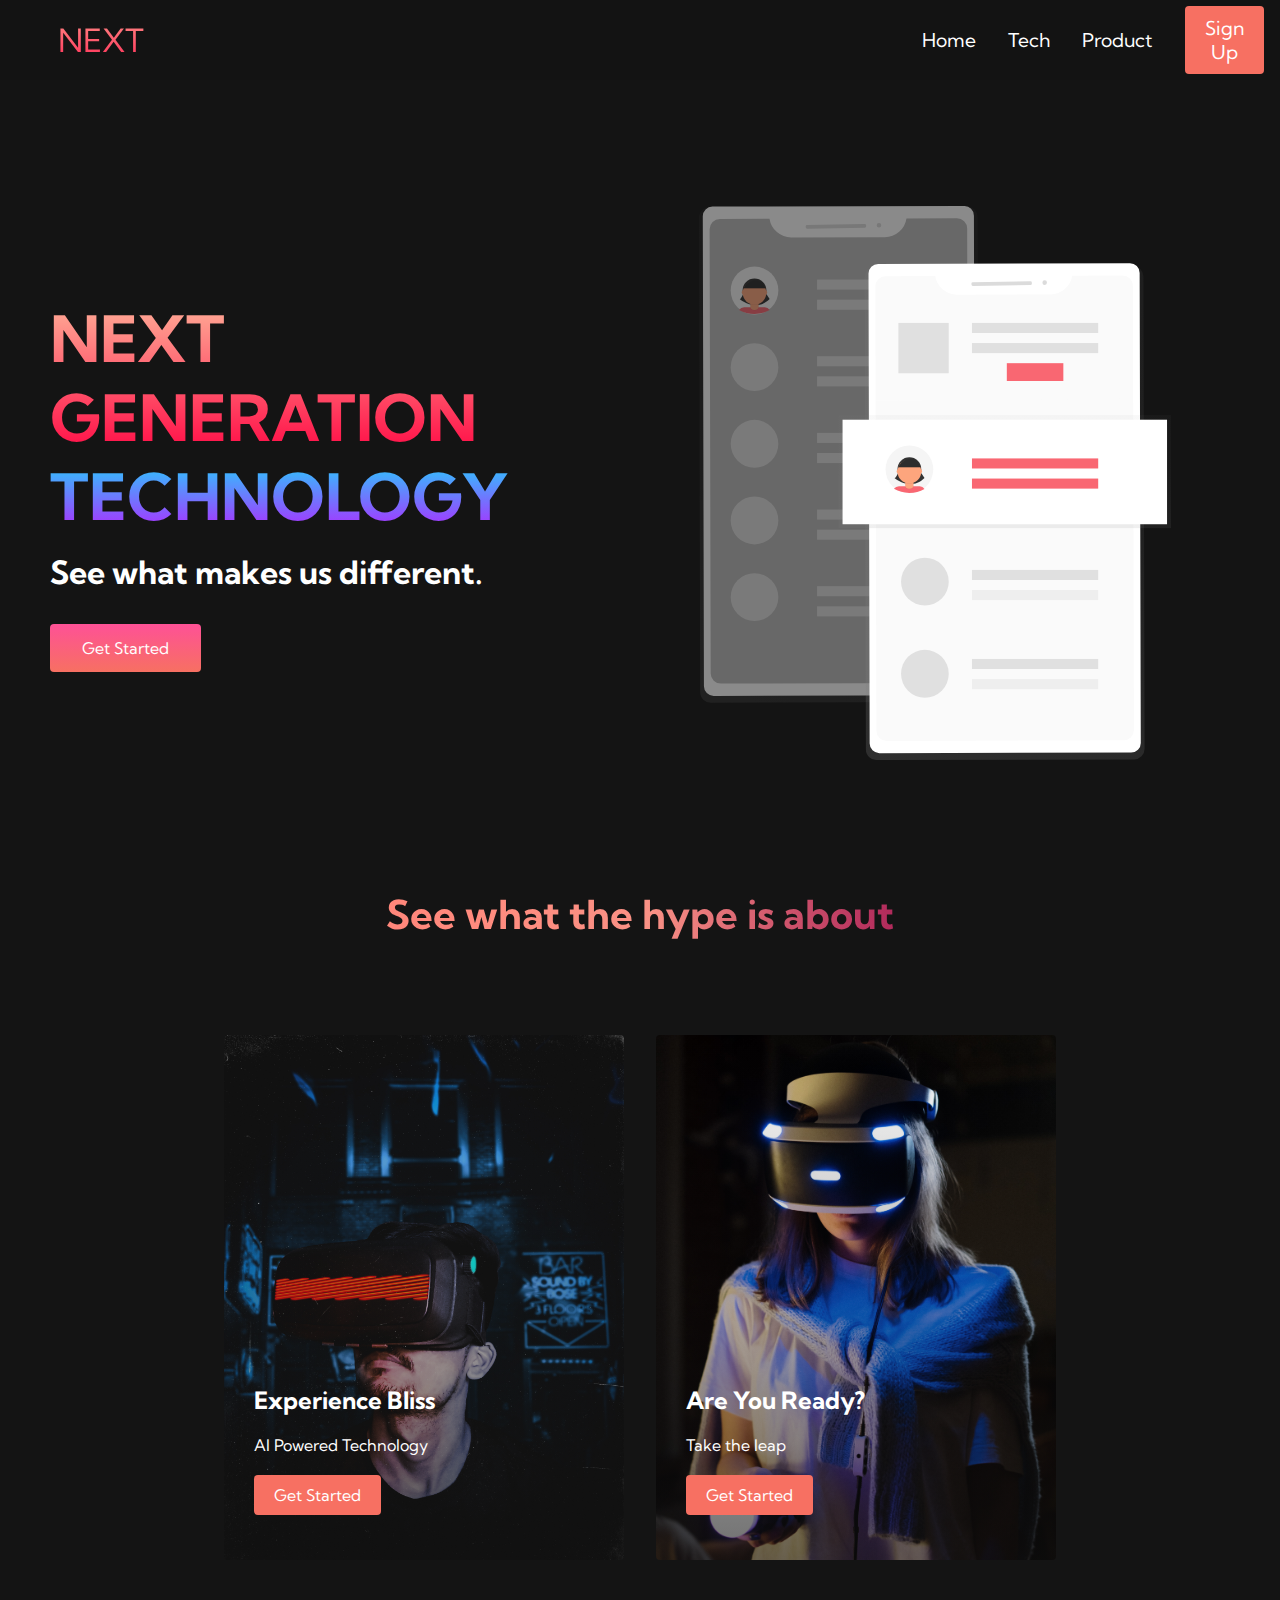
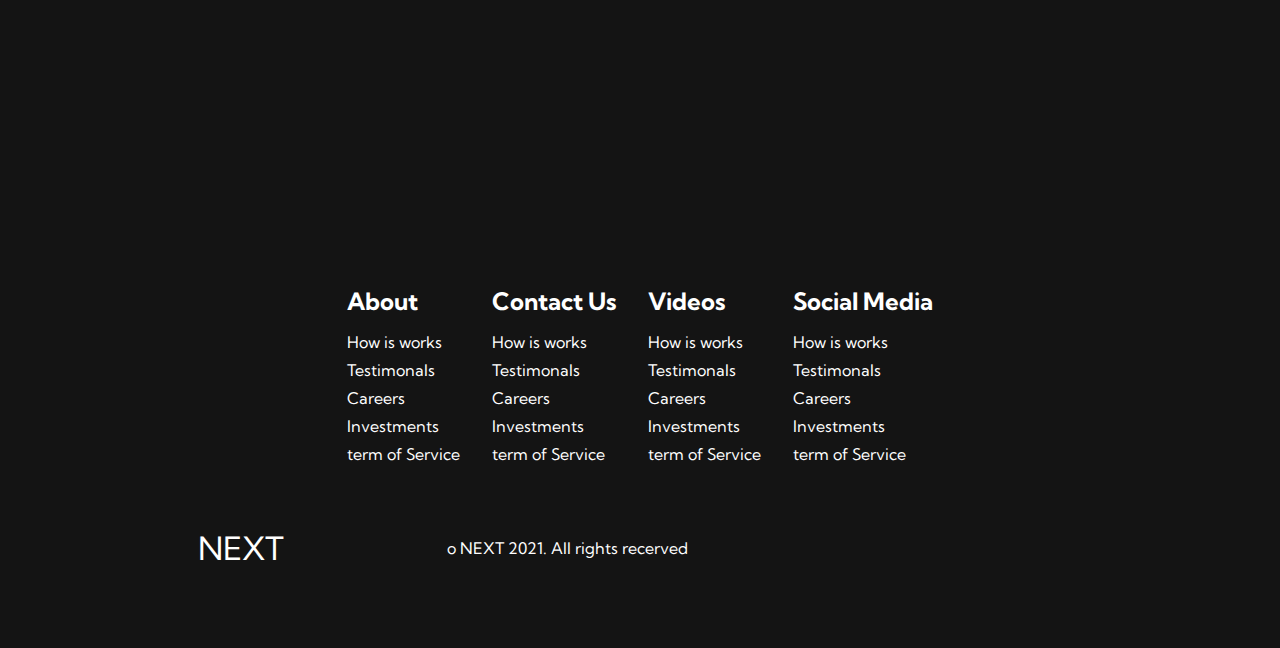
<file: index.html>
<!DOCTYPE html>
<html lang="en">
<head>
    <meta charset="UTF-8">
    <meta http-equiv="X-UA-Compatible" content="IE=edge">
    <link rel="stylesheet" href="style.css">
    <link rel="stylesheet" href="https://cdnjs.cloudflare.com/ajax/libs/font-awesome/5.15.3/css/all.min.css" integrity="sha512-iBBXm8fW90+nuLcSKlbmrPcLa0OT92xO1BIsZ+ywDWZCvqsWgccV3gFoRBv0z+8dLJgyAHIhR35VZc2oM/gI1w==" crossorigin="anonymous" referrerpolicy="no-referrer" />
    <link href="https://fonts.googleapis.com/css2?family=Kumbh+Sans&display=swap" rel="stylesheet">
    <meta name="viewport" content="width=device-width, initial-scale=1.0">
    <title>Hello</title>
</head>
<body>
        <nav class="navbar">
        <div class="navbar__container">
            <a href="/" id="navbar__logo"><i class="fas fa-gem"></i> NEXT</a>
            <div class="navbar__toggle" id="mobile-menu">
            <span class="bar"></span>
            <span class="bar"></span>
            <span class="bar"></span>
        </div>
        </div>
        <ul class="navbar__menu">
            <li class="navbar__item">
                <a href="/" class="navbar__link">Home</a>
            </li>
            <li class="navbar__item">
                <a href="tech.html" class="navbar__link">Tech</a>
            </li>
        </li>
        <li class="navbar__item">
            <a href="/" class="navbar__link">Product</a>
        </li>
        <li class="navbar__btn">
            <a href="/" class="button">Sign Up</a>
        </li>
        </ul>
    </nav>


    <!-- Hero Section-->
<div class="main">
    <div class="main__container">
        <div class="main__content">
            <h1>NEXT GENERATION</h1>
            <h2>TECHNOLOGY</h2>
            <p>See what makes us different.</p>
            <button class="main__btn"><a href="/">Get Started</a></button>
        </div>
        <div class="main__img--container">
            <img src="/images/pic1.svg" alt="pic" id="main__img">
        </div>
    </div>
</div>

       <!-- Services Section-->
       <div class="services">
        <h1>See what the hype is about</h1>
        <div class="services__container">
            <div class="services__card">
                <h2>Experience Bliss</h2>
                <p>AI Powered Technology</p>
                <button>Get Started</button>
            </div>
            <div class="services__card">
                <h2>Are You Ready?</h2>
                <p>Take the leap</p>
                <button>Get Started</button>
            </div>
        </div>
       </div>

       <!-- Footer Section-->
       <div class="footer__container">
           <div class="footer__links">
               <div class="footer__link--wrapper">
                   <div class="footer__link--items">
                       <h2>About</h2>
                       <a href="/">How is works</a>
                       <a href="/">Testimonals</a>
                       <a href="/">Careers</a>
                       <a href="/">Investments</a>
                       <a href="/">term of Service</a>
                   </div>
                   <div class="footer__link--items">
                    <h2>Contact Us</h2>
                    <a href="/">How is works</a>
                    <a href="/">Testimonals</a>
                    <a href="/">Careers</a>
                    <a href="/">Investments</a>
                    <a href="/">term of Service</a>
                </div>
               </div>
               <div class="footer__link--wrapper">
                <div class="footer__link--items">
                    <h2>Videos</h2>
                    <a href="/">How is works</a>
                    <a href="/">Testimonals</a>
                    <a href="/">Careers</a>
                    <a href="/">Investments</a>
                    <a href="/">term of Service</a>
                </div>
                <div class="footer__link--items">
                 <h2>Social Media</h2>
                 <a href="/">How is works</a>
                 <a href="/">Testimonals</a>
                 <a href="/">Careers</a>
                 <a href="/">Investments</a>
                 <a href="/">term of Service</a>
             </div>
            </div>
           </div>
           <div class="social__media">
               <div class="social__media--wrap">
                   <div class="footer__logo">
                       <a href="/" id="footer__logo"><i class="fas fa-gem"></i>NEXT</a>
                   </div>
                   <p class="website__rights">o NEXT 2021. All rights recerved</p>
                   <div class="social__icons">
                       <a href="/" class="social__icon--link" target="_black">
                    <i class="fab fa-facebook"></i>
                    </a>
                    <a href="/" class="social__icon--link" target="_black">
                        <i class="fab fa-instagram"></i>
                    </a>
                    <a href="/" class="social__icon--link" target="_black">
                        <i class="fab fa-twitter"></i>
                    </a>
                    <a href="/" class="social__icon--link" target="_black">
                        <i class="fab fa-linkedin"></i>
                    </a>
                    <a href="/" class="social__icon--link" target="_black">
                        <i class="fab fa-youtube"></i>
                        </a>
                   </div>
               </div>
           </div>
       </div>

    <script src="app.js"></script>
</body>
</html>
</file>
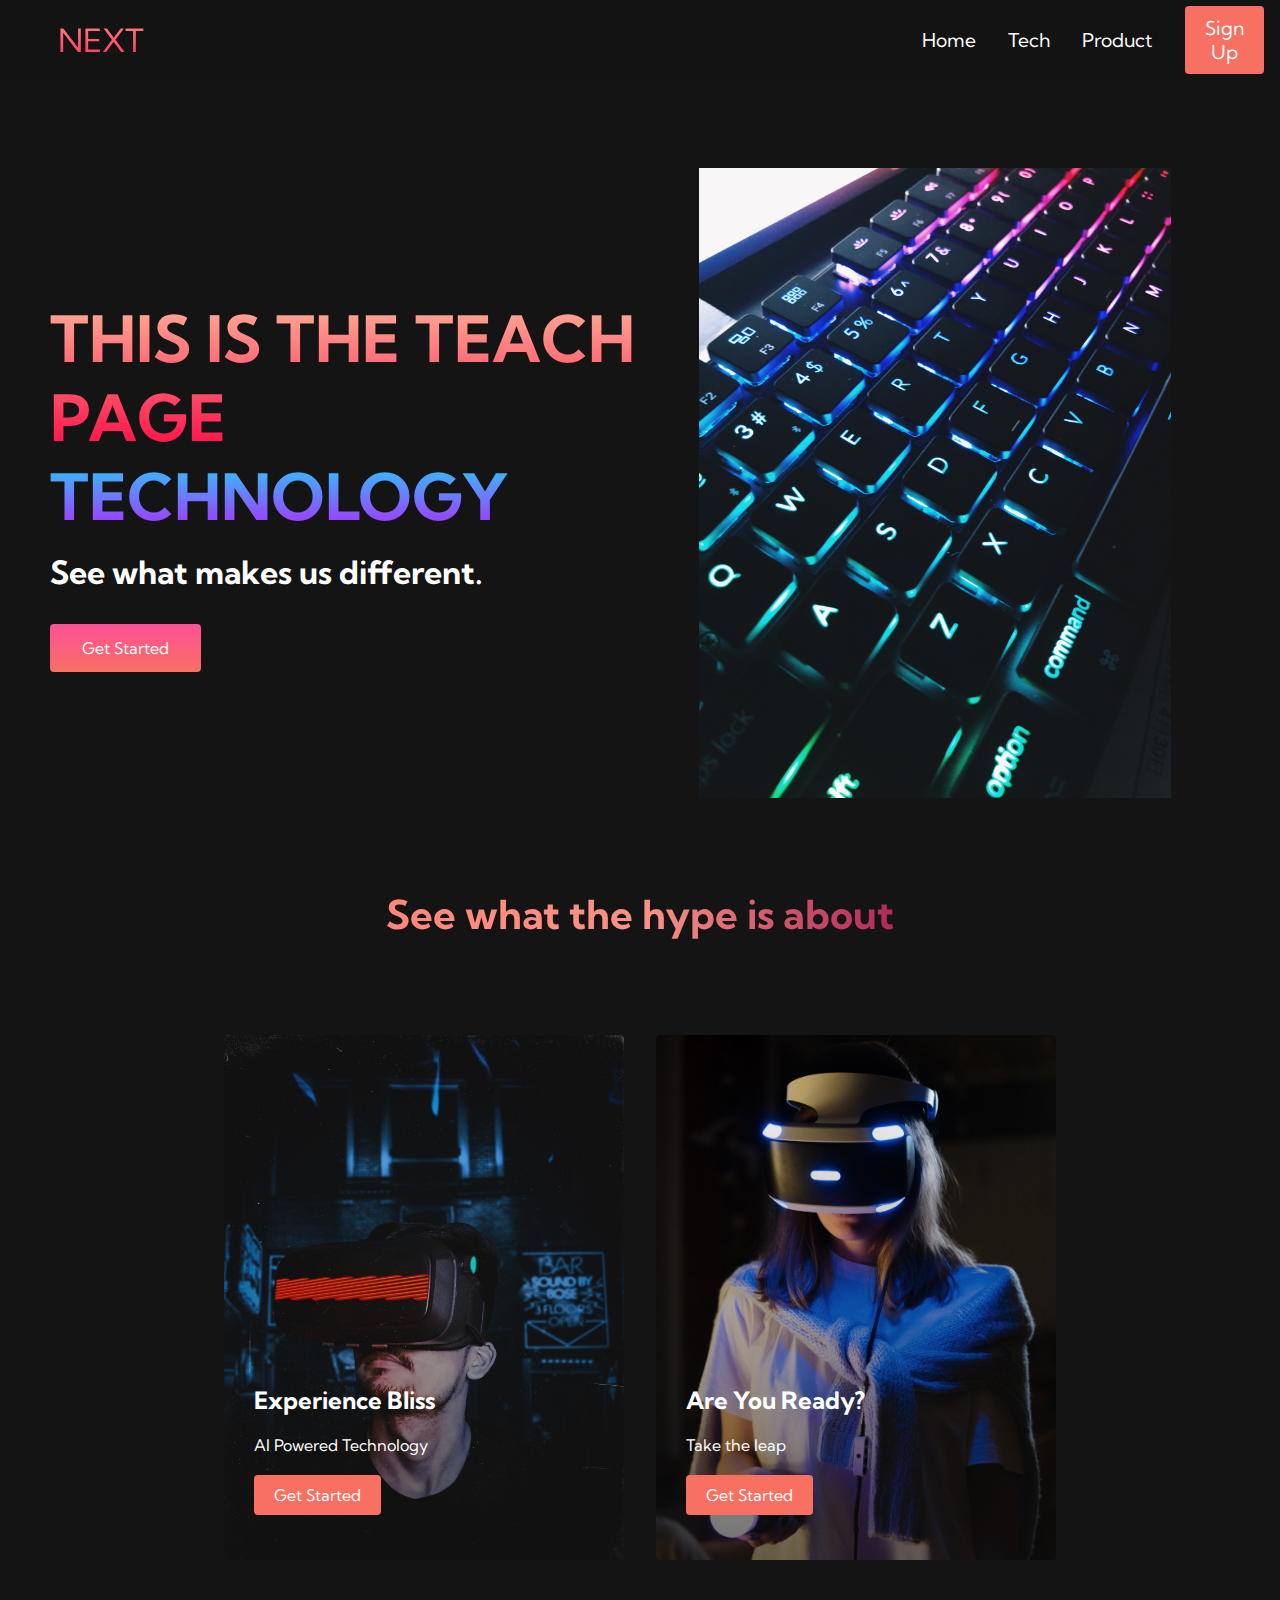
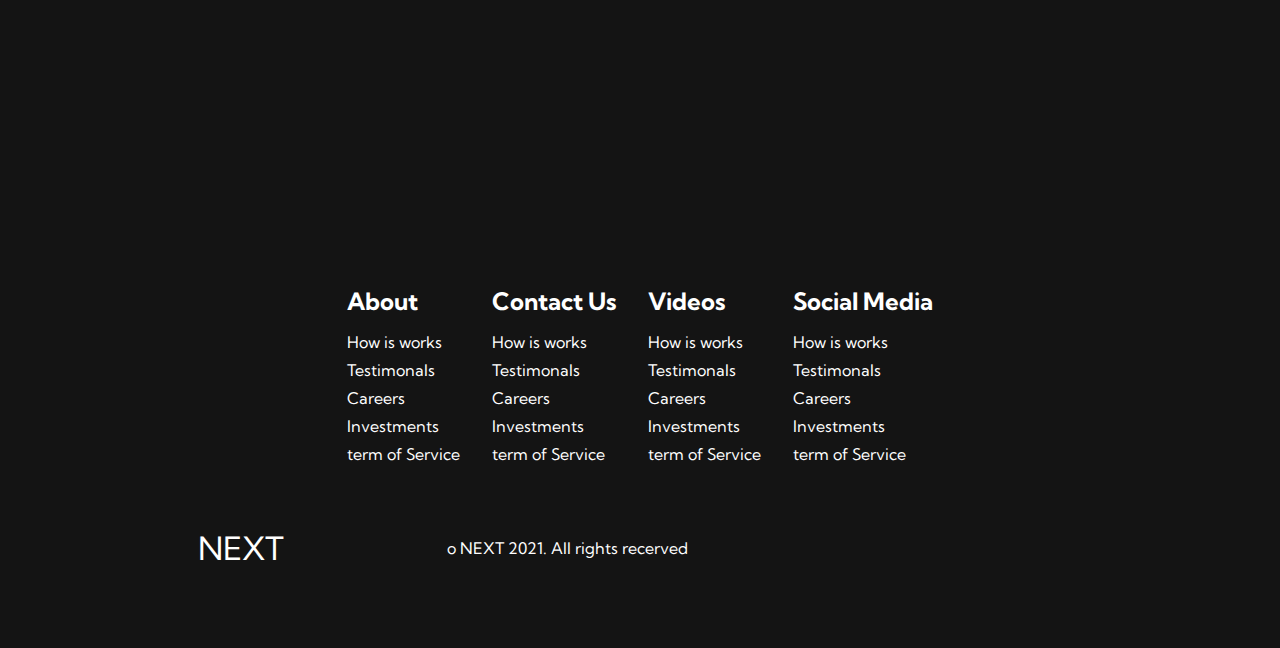
<file: tech.html>
<!DOCTYPE html>
<html lang="en">
<head>
    <meta charset="UTF-8">
    <meta http-equiv="X-UA-Compatible" content="IE=edge">
    <link rel="stylesheet" href="style.css">
    <link rel="stylesheet" href="https://cdnjs.cloudflare.com/ajax/libs/font-awesome/5.15.3/css/all.min.css" integrity="sha512-iBBXm8fW90+nuLcSKlbmrPcLa0OT92xO1BIsZ+ywDWZCvqsWgccV3gFoRBv0z+8dLJgyAHIhR35VZc2oM/gI1w==" crossorigin="anonymous" referrerpolicy="no-referrer" />
    <link href="https://fonts.googleapis.com/css2?family=Kumbh+Sans&display=swap" rel="stylesheet">
    <meta name="viewport" content="width=device-width, initial-scale=1.0">
    <title>Hello</title>
</head>
<body>
        <nav class="navbar">
        <div class="navbar__container">
            <a href="/" id="navbar__logo"><i class="fas fa-gem"></i> NEXT</a>
            <div class="navbar__toggle" id="mobile-menu">
            <span class="bar"></span>
            <span class="bar"></span>
            <span class="bar"></span>
        </div>
        </div>
        <ul class="navbar__menu">
            <li class="navbar__item">
                <a href="/" class="navbar__link">Home</a>
            </li>
            <li class="navbar__item">
                <a href="tech.html" class="navbar__link">Tech</a>
            </li>
        </li>
        <li class="navbar__item">
            <a href="/" class="navbar__link">Product</a>
        </li>
        <li class="navbar__btn">
            <a href="/" class="button">Sign Up</a>
        </li>
        </ul>
    </nav>


    <!-- Hero Section-->
<div class="main">
    <div class="main__container">
        <div class="main__content">
            <h1>THIS IS THE TEACH PAGE</h1>
            <h2>TECHNOLOGY</h2>
            <p>See what makes us different.</p>
            <button class="main__btn"><a href="/">Get Started</a></button>
        </div>
        <div class="main__img--container">
            <img src="/images/pic2.jpg" alt="pic" id="main__img">
        </div>
    </div>
</div>

       <!-- Services Section-->
       <div class="services">
        <h1>See what the hype is about</h1>
        <div class="services__container">
            <div class="services__card">
                <h2>Experience Bliss</h2>
                <p>AI Powered Technology</p>
                <button>Get Started</button>
            </div>
            <div class="services__card">
                <h2>Are You Ready?</h2>
                <p>Take the leap</p>
                <button>Get Started</button>
            </div>
        </div>
       </div>

       <!-- Footer Section-->
       <div class="footer__container">
           <div class="footer__links">
               <div class="footer__link--wrapper">
                   <div class="footer__link--items">
                       <h2>About</h2>
                       <a href="/">How is works</a>
                       <a href="/">Testimonals</a>
                       <a href="/">Careers</a>
                       <a href="/">Investments</a>
                       <a href="/">term of Service</a>
                   </div>
                   <div class="footer__link--items">
                    <h2>Contact Us</h2>
                    <a href="/">How is works</a>
                    <a href="/">Testimonals</a>
                    <a href="/">Careers</a>
                    <a href="/">Investments</a>
                    <a href="/">term of Service</a>
                </div>
               </div>
               <div class="footer__link--wrapper">
                <div class="footer__link--items">
                    <h2>Videos</h2>
                    <a href="/">How is works</a>
                    <a href="/">Testimonals</a>
                    <a href="/">Careers</a>
                    <a href="/">Investments</a>
                    <a href="/">term of Service</a>
                </div>
                <div class="footer__link--items">
                 <h2>Social Media</h2>
                 <a href="/">How is works</a>
                 <a href="/">Testimonals</a>
                 <a href="/">Careers</a>
                 <a href="/">Investments</a>
                 <a href="/">term of Service</a>
             </div>
            </div>
           </div>
           <div class="social__media">
               <div class="social__media--wrap">
                   <div class="footer__logo">
                       <a href="/" id="footer__logo"><i class="fas fa-gem"></i>NEXT</a>
                   </div>
                   <p class="website__rights">o NEXT 2021. All rights recerved</p>
                   <div class="social__icons">
                       <a href="/" class="social__icon--link" target="_black">
                    <i class="fab fa-facebook"></i>
                    </a>
                    <a href="/" class="social__icon--link" target="_black">
                        <i class="fab fa-instagram"></i>
                    </a>
                    <a href="/" class="social__icon--link" target="_black">
                        <i class="fab fa-twitter"></i>
                    </a>
                    <a href="/" class="social__icon--link" target="_black">
                        <i class="fab fa-linkedin"></i>
                    </a>
                    <a href="/" class="social__icon--link" target="_black">
                        <i class="fab fa-youtube"></i>
                        </a>
                   </div>
               </div>
           </div>
       </div>

    <script src="app.js"></script>
</body>
</html>
</file>
<file: style.css>
* {
    box-sizing: border-box;
    margin: 0;
    padding: 0;
    font-family: 'Kumbh Sans', sans-serif;
}
.navbar {
    background: #131313;
    height: 80px;
    display: flex;
    justify-content: center;
    align-items: center;
    font-size: 1.2rem;
    position: sticky;
    top: 0;
    z-index: 999;
}

.navbar__container{
    display: flex;
    justify-content: space-between ;
    height: 80px;
    z-index: 1;
    width: 100%;
    max-width: 1300px;
    margin: 0 auto;
    padding: 0 50px;
}

#navbar__logo{
    background-color: ff8177;
    background-image: linear-gradient(to top, #ff0844 0%, #ffb199 100%);
    background-size: 100%;
    -webkit-background-clip: text;
    -moz-background-clip: text;
    -webkit-text-fill-color: transparent;
    -moz-text-fill-color: transparent;
    display: flex;
    align-items: center;
    cursor: pointer;
    text-decoration: none;
    font-size: 2rem;
}

.fa-gem {
    margin-right: 0.5rem;
}

.navbar__menu{
    display: flex;
    align-items: center;
    list-style: none;
    text-align: center;
}

.navbar__item{
    height: 80px;
}

.navbar__link {
    color: #fff;
    display: flex;
    align-items: center;
    justify-content: center;
    text-decoration: none;
    padding: 0 1rem;
    height: 100%;
}

.navbar__btn{
    display:flex ;
    justify-content: center;
    align-items: center;
    padding:0 1rem;
    width: 100%;
}

.button {
    display: flex;
    justify-content: center;
    align-items: center;
    text-decoration: none;
    padding:  10px 20px;
    height: 100%;
    width: 100%;
    border: none;
    outline: none;
    border-radius: 4px;
    background: #F77062;
    color: #fff;
}
/* thay đổi màu sắc khi dưa chuọt vào button */
.button:hover{
    background: #4837ff;
    transition: all 0.3s ease;
}

.navbar__link:hover{
    color: #F77062;
    transition: all 0.3 ease;
}

@media screen and (max-width: 960px ) {
    .navbar__container{
        display: flex;
        justify-content: space-between;
        height: 80px;
        z-index: 1;
        width: 100%;
        max-width: 1300px;
        padding: 0;
    }

    .navbar__menu{
        display: grid;
        grid-template-columns: auto;
        margin: 0;
        width: 100%;
        position: absolute;
        top: -1000px;
        opacity: 0;
        transition: all 0.5s ease;
        height: 60vh;
        z-index: -1;
        background: #131313;
    }
    
    .navbar__menu.active {
        background: #131313;
        top: 100%;
        opacity: 1;
        transition: all 0.5s ease;
        z-index: 99;
        height: 50vh;
        font-size: 1.6rem;
    }

    #navbar__logo{
        padding-left: 25px;
    }

    .navbar__toggle .bar{
        width: 25px;
        height: 3px;
        margin: 5px;
        transition: all 0.3s ease-in-out;
        background: #fff;
    }

    .navbar__item{
        width: 100%;
    }

    .navbar__link{
        text-align: center;
        padding: 2rem;
        width: 100%;
        display: table  ;
    }

    #mobile-menu{
        position: absolute;
        top: 20%;
        right: 5%;
        transform: translate(5%,20%);
    }

    .navbar__btn{
        padding-bottom: 2rem;
    }

    .button{
        display: flex;
        justify-content: center;
        align-items: center;
        width: 80%;
        height: 80px;
        margin: 0;
    }

    .navbar__toggle .bar{
        display: block;
        cursor: pointer;
    }

    #mobile-menu.is-active .bar:nth-child(2){
    opacity: 0; 
    }

    #mobile-menu.is-active .bar:nth-child(1){
        transform: translate(8px) rotate(-45deg);
    }
}

    
/* Hero Section CSS */
.main{
    background-color:#141414 ;
}

.main__container {
    display: grid;
    grid-template-columns: 1fr 1fr;
    align-items: center;
    justify-self: center;
    margin: 0 auto;
    height: 90vh;
    background-color: #141414;
    z-index: 1;
    width: 100%;
    max-width: 1300px;
    padding: 0 50px;
}

.main__content h1{
    font-size: 4rem;
    background-color: #ff8177;
    background-image: linear-gradient(to top, #ff0844 0%, #ffb199 100%);
    background-size: 100%;
    -webkit-background-clip: text;
    -moz-background-clip: text;
    -webkit-text-fill-color: transparent;
    -moz-text-fill-color: transparent;
}

.main__content h2{
    font-size: 4rem;
    background-color: #ff8177;
    background-image: linear-gradient(to top, #b721ff 0%, #21d4fd 100%);
    background-size: 100%;
    -webkit-background-clip: text;
    -moz-background-clip: text;
    -webkit-text-fill-color: transparent;
    -moz-text-fill-color: transparent;
}

.main__content p {
    margin-top: 1rem;
    font-size: 2rem;
    font-weight: 700;
    color: #fff;
}

.main__btn {
    font-size: 1rem;
    background-image: linear-gradient(to top, #f77062 0%, #fe5196 100%);
    padding: 14px 32px;
    border: none;
    border-radius: 4px;
    color: #fff;
    margin-top: 2rem;
    cursor: pointer;
    position: relative;
    transition: all 0.35s;
    outline: none;
}

.main__btn a{
    position: relative;
    z-index: 2;
    color: #fff;
    text-decoration: none;
}

.main__btn:after{
    position: absolute;
    content: '';
    top:0;
    left: 0;
    width: 0;
    height: 100%;
    background:#4837ff;
    transition: all 0.35s;
    border-radius: 4px;
}

.main__btn:hover{
    color: #fff;
}

.main__btn:hover:after{
    width: 100%;
}

.main__img--container {
    text-align: center;
}

#main__img{
    height: 80%;
    width: 80%;
}

/* Mobile Responsive */
@media screen and (max-width: 768px) {
    .main__container{
        display: grid;
        grid-template-columns: auto;
        align-items: center;
        justify-self: center;
        width: 100%;
        margin: 0 auto;
        height: 90vh;
    }

    .main__content {
        text-align: center;
        margin-bottom: 4rem;
    }

    .main__content h1{
        font-size: 2.5rem;
        margin-top: 2rem;
    }

    .main__content h2{
        font-size: 3rem;
    }

    .main__content p{
        margin-top: 1rem;
        font-size: 1.5rem;
    }
}

@media screen and (max-width: 468px) {


    .main__content h1{
        font-size: 2rem;
        margin-top: 3rem;
    }

    .main__content h2{
        font-size: 2rem;
    }

    .main__content p{
        margin-top: 2rem;
        font-size: 1.5rem;
    }

    .main__btn{
        padding: 12px 36px;
        margin: 2.5rem 0;
    }
}

/* Services Section CSS */
.services {
    background: #141414;
    display: flex;
    flex-direction: column;
    align-items: center;
    height: 100vh;
}

.services h1{
background-color: #ff8177;
background-image: linear-gradient(
    to right,
    #ff8177 0%,
    #ff867a 0%,
    #ff8c7f 21%,
    #f99185 52%,
    #cf556c 78%,
    #b12a5b 100%);
    background-size: 100%;
    margin-bottom: 5rem;
    font-size: 2.5rem;
    -webkit-background-clip: text;
    -moz-background-clip: text;
    -webkit-text-fill-color: transparent;
    -moz-text-fill-color: transparent;
}

.services__container{
    display: flex;
    justify-content: center;
    flex-wrap: wrap;
}

.services__card{
    margin: 1rem;
    height: 525px;
    width: 400px;
    border-radius: 4px;
    background-image: linear-gradient(to bottom, rgba(0,0,0,0) 0%, rgba(17,17,17,0.6) 100%),
    url('/images/pic3.jpg');
    background-size: cover;
    position: relative;
    color: #fff;
}

.services__card:nth-child(2){
    background-image: linear-gradient(to bottom, rgba(0,0,0,0) 0%, rgba(17,17,17,0.6) 100%),
    url('/images/pic4.jpg');
}

.services h2{
    position:absolute;
    top: 350px;
    left: 30px;
}

.services__card p {
    position: absolute;
    top: 400px;
    left: 30px;
}

.services__card button{
    color: #fff;
    padding: 10px 20px;
    border: none;
    outline: none;
    border-radius: 4px;
    background: #f77062;
    position: absolute;
    top: 440px;
    left: 30px;
    font-size: 1rem;
    cursor: pointer;
}

.services__card:hover{
    transform: scale(1.075);
    transition: 0.2s ease-in;
    cursor: pointer;
}

@media screen and (max-width: 960px) {
    .services{
        height: 1680px;
    }

    .services h1{
        font-size: 2rem;
        margin-top: 12rem;
    }
}

@media screen and (max-width:480px) {
    .services{
        height: 1400px;
    }

    .services h1{
        font-size: 1.2rem;
    }

    .services__card{
        width: 300px;
    }
}

/* Footer CSS */
 .footer__container {
     background-color: #141414;
     padding: 5rem 0;
    display: flex;
    flex-direction: column;
    justify-content: center;
    align-items: center;
 }

 #footer__logo{
     color: #fff;
     display: flex;
     align-items: center;
     cursor: pointer;
     text-decoration: none;
    font-size: 2rem;
 }

 .footer__links {
    width: 100%;
    max-width: 1000px;
    display: flex;
    justify-content: center;
 }

 .footer__link--wrapper{
     display: flex;
 }

 .footer__link--items{
     display: flex;
     flex-direction: column;
     align-items: flex-start;
     margin: 16px;
     text-align: left;
     width: 160x;
     box-sizing: border-box;
 }

 .footer__link--items h2{
     margin-bottom: 16px;   
 }

 .footer__link--items > h2{
     color: #fff;
 }

 .footer__link--items a{
     color: #fff;
     text-decoration: none;
     margin-bottom: 0.5rem;
 }

 .footer__link--items a:hover{
     color: #e9e9e9;
     transition: 0.3s ease-out;
 }

 /* Social icons */

 .social__icon--link{
     color: #fff;
     font-size: 24px;
 }

 .social__media{
     max-width: 1000px;
     width: 100%;
 }

 .social__media--wrap{
     display: flex;
     justify-content: space-between;
     align-items: center;
     width: 90%;
     max-width: 1000px;
     margin: 40px auto 0 auto;
 }

 .social__icons {
     display: flex;
     justify-content: space-between;
     align-items:center;
     width: 240px;
 }

 .social__logo {
     color: #fff;
     justify-self: flex-start;
     margin-left: 20px;
     cursor: pointer;
     text-decoration: none;
     font-size: 2rem;
     display: flex;
     align-items: center;
     margin-bottom: 16px;

 }

 .website__rights {
    color: #fff;
 }

 @media screen and(max-width:820px) {
     .footer__links {
         padding-top: 2rem;
     }

     #footer__logo {
         margin-bottom: 2rem;
     }

     .website__rights{
         margin-bottom: 2rem;
     }

     .footer__link--wrapper{
         flex-direction: column;
     }

     .social__media--wrap{
         flex-direction: column;
     }
 }

 @media screen and (max-width: 480px) {
    .footer__link--items{
        margin: 0;
        padding: 10px;
        width: 100%;
    }
     
 }
</file>
